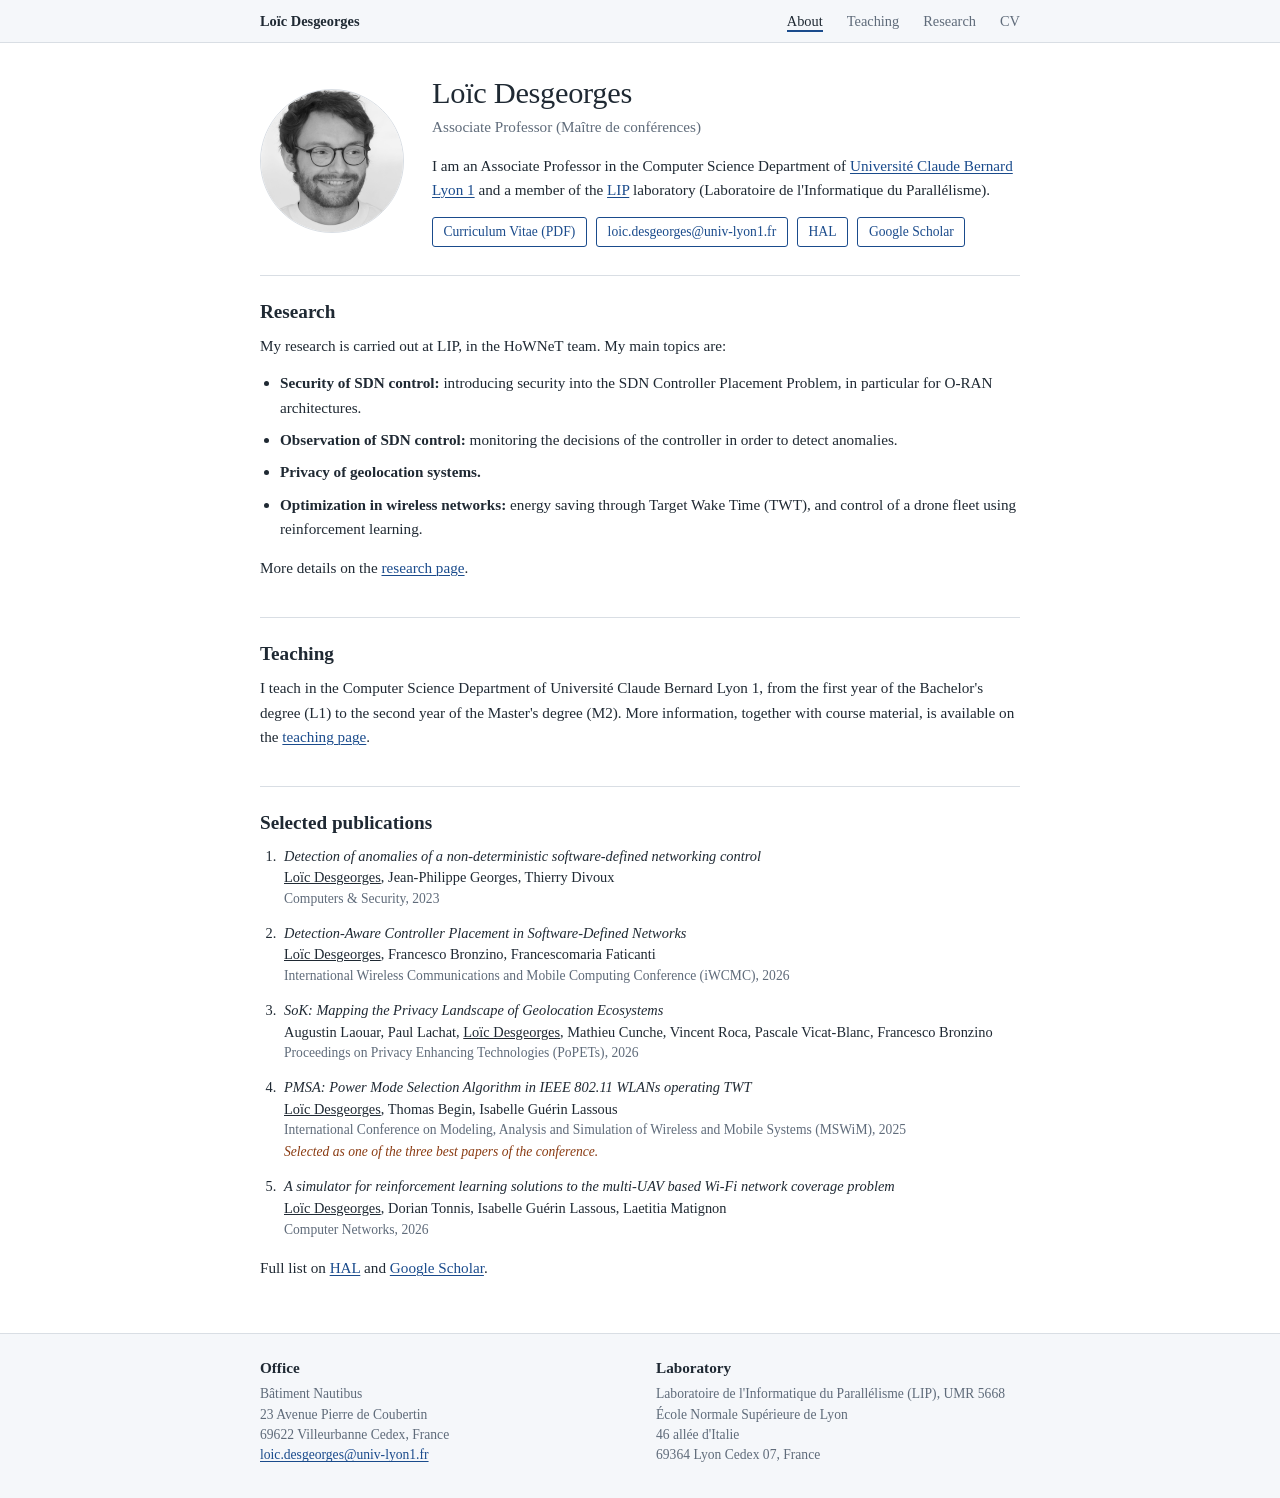
<file: index.html>
<!DOCTYPE html>
<html lang="en">
<head>
  <meta charset="UTF-8">
  <meta name="viewport" content="width=device-width, initial-scale=1">
  <title>Loïc Desgeorges – Associate Professor, Université Claude Bernard Lyon 1</title>
  <meta name="description" content="Personal page of Loïc Desgeorges, Associate Professor at Université Claude Bernard Lyon 1 and member of the LIP laboratory.">
  <link rel="stylesheet" href="style.css">
</head>

<body>

<nav class="site-nav" aria-label="Main navigation">
  <div class="wrap">
    <a class="site-title" href="index.html">Loïc Desgeorges</a>
    <ul>
      <li><a href="index.html" aria-current="page">About</a></li>
      <li><a href="enseignement.html">Teaching</a></li>
      <li><a href="recherche.html">Research</a></li>
      <li><a href="cv.pdf">CV</a></li>
    </ul>
  </div>
</nav>

<main class="wrap">

  <!-- ===== Introduction ===== -->
  <header class="intro">
    <img src="loic_profil.jpg" alt="Portrait of Loïc Desgeorges">
    <div>
      <h1>Loïc Desgeorges</h1>
      <p class="role">Associate Professor (Maître de conférences)</p>
      <p>
        I am an Associate Professor in the Computer Science Department of
        <a href="https://www.univ-lyon1.fr/">Université Claude Bernard Lyon 1</a>
        and a member of the <a href="https://www.ens-lyon.fr/LIP/">LIP</a> laboratory
        (Laboratoire de l'Informatique du Parallélisme).
      </p>
      <ul class="links">
        <li><a href="cv.pdf">Curriculum Vitae (PDF)</a></li>
        <li><a href="mailto:loic.desgeorges@univ-lyon1.fr">loic.desgeorges@univ-lyon1.fr</a></li>
        <li><a href="https://hal.science/search/index/?q=authFullName_t%3A%22Lo%C3%AFc+Desgeorges%22&amp;sort=producedDate_tdate+desc">HAL</a></li>
        <li><a href="https://scholar.google.com/citations?user=6HLv8f4AAAAJ">Google Scholar</a></li>
      </ul>
    </div>
  </header>

  <!-- ===== Research ===== -->
  <section id="research">
    <h2>Research</h2>
    <p>
      My research is carried out at LIP, in the HoWNeT team. My main topics are:
    </p>
    <ul class="themes">
      <li>
        <strong>Security of SDN control:</strong> introducing security into the
        SDN Controller Placement Problem, in particular for O-RAN architectures.
      </li>
      <li>
        <strong>Observation of SDN control:</strong> monitoring the decisions of the
        controller in order to detect anomalies.
      </li>
      <li>
        <strong>Privacy of geolocation systems.</strong>
      </li>
      <li>
        <strong>Optimization in wireless networks:</strong> energy saving through
        Target Wake Time (TWT), and control of a drone fleet using reinforcement learning.
      </li>
    </ul>
    <p class="more">
      More details on the <a href="recherche.html">research page</a>.
    </p>
  </section>

  <!-- ===== Teaching ===== -->
  <section id="teaching">
    <h2>Teaching</h2>
    <p>
      I teach in the Computer Science Department of Université Claude Bernard Lyon 1,
      from the first year of the Bachelor's degree (L1) to the second year of the
      Master's degree (M2).
      More information, together with course material, is available on the
      <a href="enseignement.html">teaching page</a>.
    </p>
  </section>

  <!-- ===== Selected publications ===== -->
  <section id="publications">
    <h2>Selected publications</h2>
    <ol class="publications">
    
      <li>
        <span class="title">Detection of anomalies of a non-deterministic software-defined networking control</span>
        <span class="authors"><u>Loïc Desgeorges</u>, Jean-Philippe Georges, Thierry Divoux</span>
        <span class="venue">Computers &amp; Security, 2023</span>
      </li>
    
      <li>
        <span class="title">Detection-Aware Controller Placement in Software-Defined Networks</span>
        <span class="authors"><u>Loïc Desgeorges</u>, Francesco Bronzino, Francescomaria Faticanti</span>
        <span class="venue">International Wireless Communications and Mobile Computing Conference (iWCMC), 2026</span>
      </li>
      
      <li>
        <span class="title">SoK: Mapping the Privacy Landscape of Geolocation Ecosystems</span>
        <span class="authors">Augustin Laouar, Paul Lachat, <u>Loïc Desgeorges</u>, Mathieu Cunche, Vincent Roca, Pascale Vicat-Blanc, Francesco Bronzino</span>
        <span class="venue">Proceedings on Privacy Enhancing Technologies (PoPETs), 2026</span>
      </li>
      
      <li>
        <span class="title">PMSA: Power Mode Selection Algorithm in IEEE 802.11 WLANs operating TWT</span>
        <span class="authors"><u>Loïc Desgeorges</u>, Thomas Begin, Isabelle Guérin Lassous</span>
        <span class="venue">International Conference on Modeling, Analysis and Simulation of Wireless and Mobile Systems (MSWiM), 2025</span>
        <span class="award">Selected as one of the three best papers of the conference.</span>
      </li>
      <li>
        <span class="title">A simulator for reinforcement learning solutions to the multi-UAV based Wi-Fi network coverage problem</span>
        <span class="authors"><u>Loïc Desgeorges</u>, Dorian Tonnis, Isabelle Guérin Lassous, Laetitia Matignon</span>
        <span class="venue">Computer Networks, 2026</span>
      </li>
    </ol>
    <p class="more">
      Full list on
      <a href="https://hal.science/search/index/?q=authFullName_t%3A%22Lo%C3%AFc+Desgeorges%22&amp;sort=producedDate_tdate+desc">HAL</a>
      and
      <a href="https://scholar.google.com/citations?user=6HLv8f4AAAAJ">Google Scholar</a>.
    </p>
  </section>

</main>

<!-- ===== Contact ===== -->
<footer>
  <div class="wrap">
    <div>
      <h2>Office</h2>
      <address>
        Bâtiment Nautibus<br>
        23 Avenue Pierre de Coubertin<br>
        69622 Villeurbanne Cedex, France<br>
        <a href="mailto:loic.desgeorges@univ-lyon1.fr">loic.desgeorges@univ-lyon1.fr</a>
      </address>
    </div>
    <div>
      <h2>Laboratory</h2>
      <address>
        Laboratoire de l'Informatique du Parallélisme (LIP), UMR 5668<br>
        École Normale Supérieure de Lyon<br>
        46 allée d'Italie<br>
        69364 Lyon Cedex 07, France
      </address>
    </div>
  </div>
</footer>

</body>
</html>
</file>
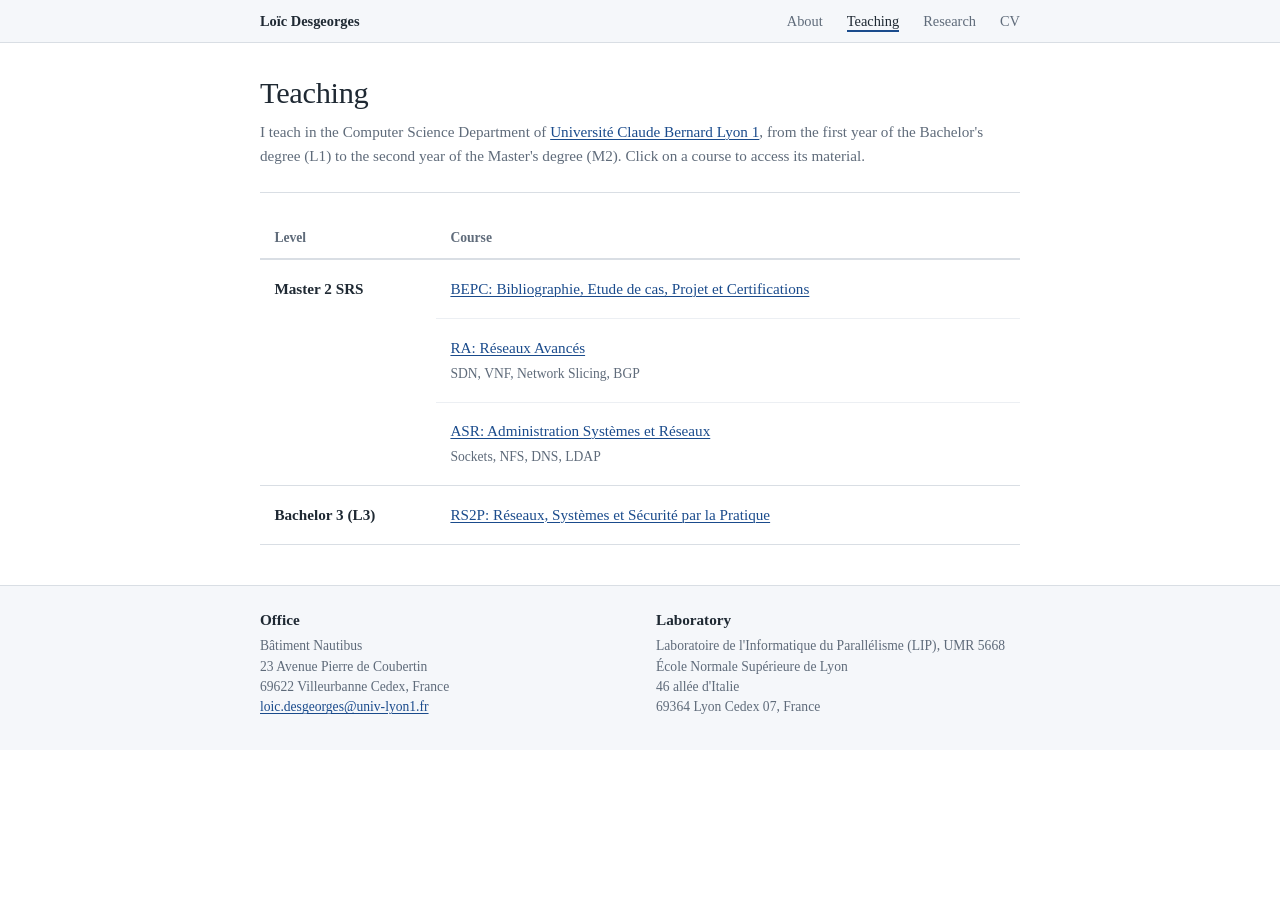
<file: enseignement.html>
<!DOCTYPE html>
<html lang="en">
<head>
  <meta charset="UTF-8">
  <meta name="viewport" content="width=device-width, initial-scale=1">
  <title>Teaching – Loïc Desgeorges</title>
  <meta name="description" content="Courses taught by Loïc Desgeorges in the Computer Science Department of Université Claude Bernard Lyon 1.">
  <link rel="stylesheet" href="style.css">
</head>

<body>

<nav class="site-nav" aria-label="Main navigation">
  <div class="wrap">
    <a class="site-title" href="index.html">Loïc Desgeorges</a>
    <ul>
      <li><a href="index.html">About</a></li>
      <li><a href="enseignement.html" aria-current="page">Teaching</a></li>
      <li><a href="recherche.html">Research</a></li>
      <li><a href="cv.pdf">CV</a></li>
    </ul>
  </div>
</nav>

<main class="wrap">

  <header class="page-title">
    <h1>Teaching</h1>
    <p>
      I teach in the Computer Science Department of
      <a href="https://www.univ-lyon1.fr/">Université Claude Bernard Lyon 1</a>,
      from the first year of the Bachelor's degree (L1) to the second year of the
      Master's degree (M2). Click on a course to access its material.
    </p>
  </header>

  <section id="courses">
    <table class="courses">
      <thead>
        <tr>
          <th scope="col">Level</th>
          <th scope="col">Course</th>
        </tr>
      </thead>

      <tbody>
        <tr>
          <th scope="row" rowspan="3">Master 2 SRS</th>
          <td>
            <a href="Cours/M2_SRS_BEPC/bepc.html">BEPC: Bibliographie, Etude de cas, Projet et Certifications</a>
          </td>
        </tr>
        <tr>
          <!-- TODO: full title of the RA course -->
          <td>
          <a href="Cours/M2_SRS_RA/ra.html">RA: Réseaux Avancés</a>
            <span class="sub">SDN, VNF, Network Slicing, BGP</span>
          </td>
        </tr>
        <tr>
          <!-- TODO: full title of the ASR course -->
          <td>
            <a href="Cours/M2_SRS_ASR/asr.html">ASR: Administration Systèmes et Réseaux</a>
            <span class="sub">Sockets, NFS, DNS, LDAP</span>
          </td>
        </tr>
      </tbody>

      <tbody>
        <tr>
          <th scope="row">Bachelor 3 (L3)</th>
          <td>
            <a href="Cours/L3_RS2P/rs2p.html">RS2P: Réseaux, Systèmes et Sécurité par la Pratique</a>
          </td>
        </tr>
      </tbody>

      <!-- TODO: add L1 / L2 courses here, for example:
      <tbody>
        <tr>
          <th scope="row">Bachelor 1 (L1)</th>
          <td><a href="COURSE.html">COURSE CODE: Course title</a></td>
        </tr>
      </tbody>
      -->
    </table>
  </section>

</main>

<!-- ===== Contact ===== -->
<footer>
  <div class="wrap">
    <div>
      <h2>Office</h2>
      <address>
        Bâtiment Nautibus<br>
        23 Avenue Pierre de Coubertin<br>
        69622 Villeurbanne Cedex, France<br>
        <a href="mailto:loic.desgeorges@univ-lyon1.fr">loic.desgeorges@univ-lyon1.fr</a>
      </address>
    </div>
    <div>
      <h2>Laboratory</h2>
      <address>
        Laboratoire de l'Informatique du Parallélisme (LIP), UMR 5668<br>
        École Normale Supérieure de Lyon<br>
        46 allée d'Italie<br>
        69364 Lyon Cedex 07, France
      </address>
    </div>
  </div>
</footer>

</body>
</html>
</file>
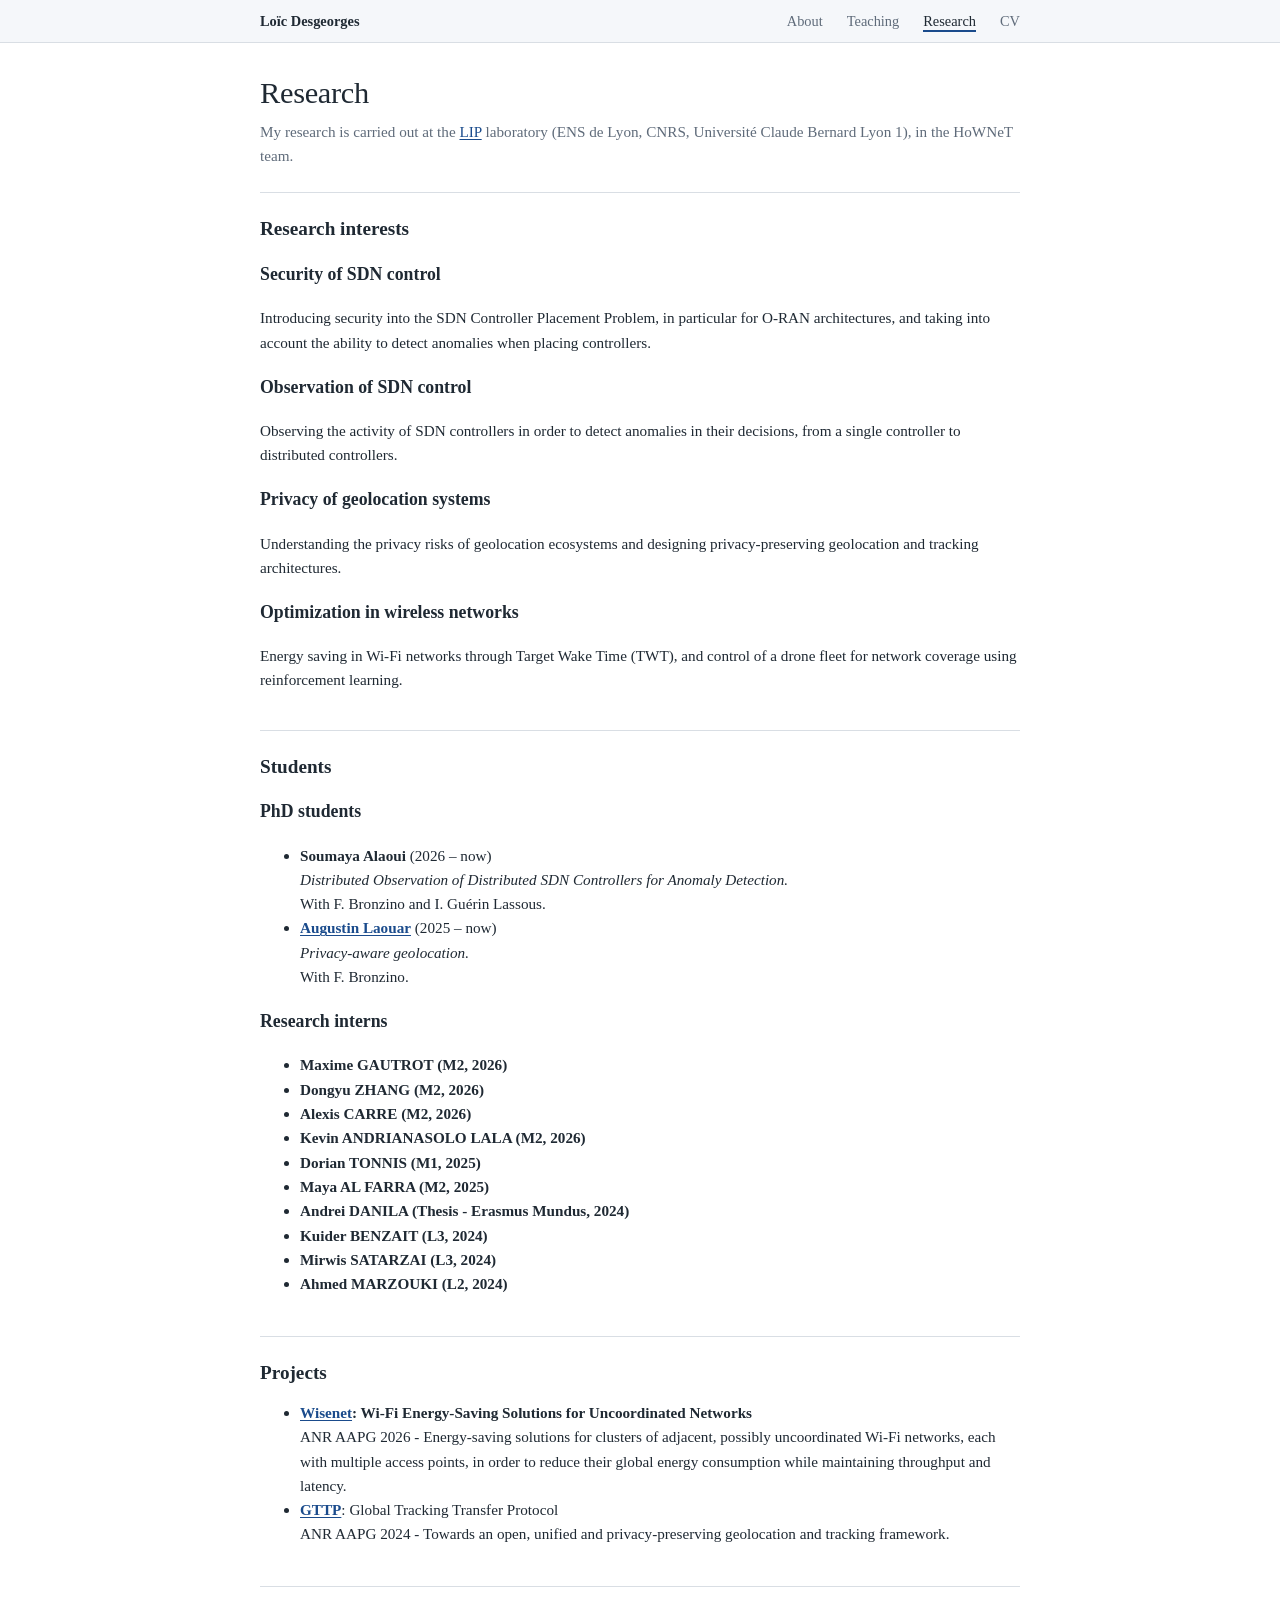
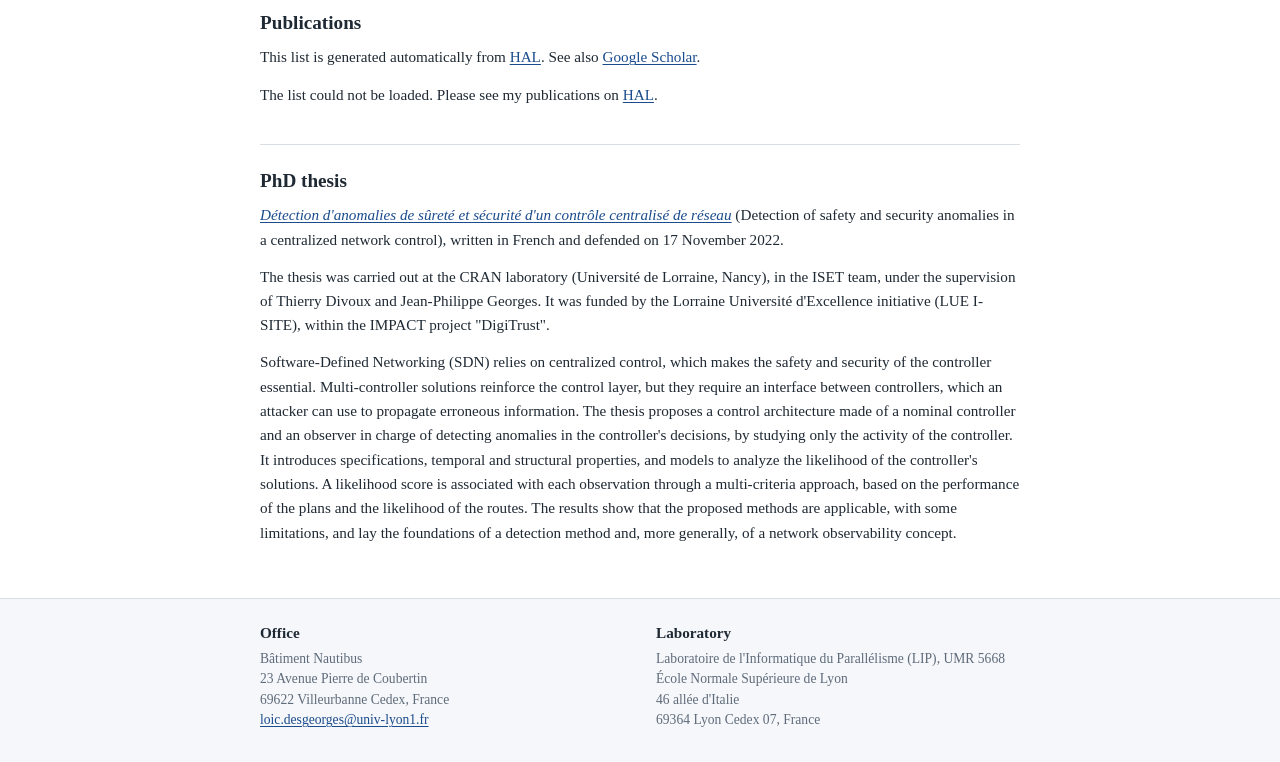
<file: recherche.html>
<!DOCTYPE html>
<html lang="en">
<head>
  <meta charset="UTF-8">
  <meta name="viewport" content="width=device-width, initial-scale=1">
  <title>Research – Loïc Desgeorges</title>
  <meta name="description" content="Research interests, students, projects and publications of Loïc Desgeorges, LIP, Université Claude Bernard Lyon 1.">
  <link rel="stylesheet" href="style.css">
</head>

<body>

<nav class="site-nav" aria-label="Main navigation">
  <div class="wrap">
    <a class="site-title" href="index.html">Loïc Desgeorges</a>
    <ul>
      <li><a href="index.html">About</a></li>
      <li><a href="enseignement.html">Teaching</a></li>
      <li><a href="recherche.html" aria-current="page">Research</a></li>
      <li><a href="cv.pdf">CV</a></li>
    </ul>
  </div>
</nav>

<main class="wrap">

  <header class="page-title">
    <h1>Research</h1>
    <p>
      My research is carried out at the
      <a href="https://www.ens-lyon.fr/LIP/">LIP</a> laboratory
      (ENS de Lyon, CNRS, Université Claude Bernard Lyon 1), in the HoWNeT team.
    </p>
  </header>

  <!-- ===== Research interests ===== -->
  <section id="interests">
    <h2>Research interests</h2>

    <article class="course">
      <h3>Security of SDN control</h3>
      <p>
        Introducing security into the SDN Controller Placement Problem, in particular
        for O-RAN architectures, and taking into account the ability to detect
        anomalies when placing controllers.
      </p>
    </article>

    <article class="course">
      <h3>Observation of SDN control</h3>
      <p>
        Observing the activity of SDN controllers in order to detect anomalies in
        their decisions, from a single controller to distributed controllers.
      </p>
    </article>

    <article class="course">
      <h3>Privacy of geolocation systems</h3>
      <p>
        Understanding the privacy risks of geolocation ecosystems and designing
        privacy-preserving geolocation and tracking architectures.
      </p>
    </article>

    <article class="course">
      <h3>Optimization in wireless networks</h3>
      <p>
        Energy saving in Wi-Fi networks through Target Wake Time (TWT), and control
        of a drone fleet for network coverage using reinforcement learning.
      </p>
    </article>
  </section>

  <!-- ===== Students ===== -->
  <section id="students">
    <h2>Students</h2>

    <h3 class="sub-heading">PhD students</h3>
    <ul class="people">
      <li>
        <strong>Soumaya Alaoui</strong> (2026 – now)<br>
        <em>Distributed Observation of Distributed SDN Controllers for Anomaly Detection.</em><br>
        <span class="meta">With F. Bronzino and I. Guérin Lassous.</span>
      </li>
      <li>
        <strong><a href="https://augustinlaouar.com">Augustin Laouar</a></strong> (2025 – now)<br>
        <em>Privacy-aware geolocation.</em><br>
        <span class="meta">With F. Bronzino.</span>
      </li>
    </ul>

    <h3 class="sub-heading">Research interns</h3>
    <ul class="people">
      <li>
        <strong>Maxime GAUTROT (M2, 2026)</strong>
      </li>
      <li>
        <strong>Dongyu ZHANG (M2, 2026)</strong>
      </li>
      
      <li>
        <strong>Alexis CARRE (M2, 2026)</strong>
      </li>
      
      <li>
        <strong>Kevin ANDRIANASOLO LALA (M2, 2026)</strong>
      </li>
      
      
      
      <li>
        <strong>Dorian TONNIS (M1, 2025)</strong>
      </li>
      
      <li>
        <strong>Maya AL FARRA (M2, 2025)</strong>
      </li>
      
      <li>
        <strong>Andrei DANILA (Thesis - Erasmus Mundus, 2024)</strong>
      </li>
      
      
      <li>
        <strong>Kuider BENZAIT (L3, 2024)</strong>
      </li>
      
      <li>
        <strong>Mirwis SATARZAI (L3, 2024)</strong>
      </li>      
      
      <li>
        <strong>Ahmed MARZOUKI (L2, 2024)</strong>
      </li>
      <!-- TODO: add the other interns -->
    </ul>
  </section>

  <!-- ===== Projects ===== -->
  <section id="projects">
    <h2>Projects</h2>
    <ul class="people">
            <li>
        <strong><a href="https://WISENET-LINK">Wisenet</a>: Wi-Fi Energy-Saving Solutions for Uncoordinated Networks</strong><br>
        <span class="meta">ANR AAPG 2026 - Energy-saving solutions for clusters of adjacent, possibly uncoordinated Wi-Fi networks, each with multiple access points, in order to reduce their global energy consumption while maintaining throughput and latency.</span>
      </li>
      <li>
        <strong><a href="https://project.inria.fr/gttp/">GTTP</a></strong>: Global Tracking Transfer Protocol<br>
        <span class="meta">ANR AAPG 2024 - Towards an open, unified and privacy-preserving geolocation and tracking framework.</span>
      </li>
    </ul>
  </section>

  <!-- ===== Publications (loaded automatically from HAL) ===== -->
  <section id="publications">
    <h2>Publications</h2>
    <p>
      This list is generated automatically from
      <a href="https://hal.science/search/index/?q=authFullName_t%3A%22Lo%C3%AFc+Desgeorges%22&amp;sort=producedDate_tdate+desc">HAL</a>.
      See also
      <a href="https://scholar.google.com/citations?user=6HLv8f4AAAAJ">Google Scholar</a>.
    </p>

    <div id="hal-publications" aria-live="polite">
      <p class="meta">Loading publications from HAL…</p>
    </div>

    <noscript>
      <p>
        JavaScript is required to display the list here. Please see my publications on
        <a href="https://hal.science/search/index/?q=authFullName_t%3A%22Lo%C3%AFc+Desgeorges%22&amp;sort=producedDate_tdate+desc">HAL</a>
        or
        <a href="https://scholar.google.com/citations?user=6HLv8f4AAAAJ">Google Scholar</a>.
      </p>
    </noscript>
  </section>

  <!-- ===== PhD thesis ===== -->
  <section id="thesis">
    <h2>PhD thesis</h2>
    <p>
      <a href="https://theses.fr/2022LORR0150"><em>Détection d'anomalies de sûreté et sécurité d'un contrôle centralisé de réseau</em></a>
      (Detection of safety and security anomalies in a centralized network control),
      written in French and defended on 17 November 2022.
    </p>
    <p>
      The thesis was carried out at the CRAN laboratory (Université de Lorraine, Nancy),
      in the ISET team, under the supervision of Thierry Divoux and Jean-Philippe Georges.
      It was funded by the Lorraine Université d'Excellence initiative (LUE I-SITE), within the
      IMPACT project "DigiTrust".
    </p>
    <p>
      Software-Defined Networking (SDN) relies on centralized control, which makes the
      safety and security of the controller essential. Multi-controller solutions reinforce
      the control layer, but they require an interface between controllers, which an
      attacker can use to propagate erroneous information. The thesis proposes a control
      architecture made of a nominal controller and an observer in charge of detecting
      anomalies in the controller's decisions, by studying only the activity of the
      controller. It introduces specifications, temporal and structural properties, and
      models to analyze the likelihood of the controller's solutions. A likelihood score is
      associated with each observation through a multi-criteria approach, based on the
      performance of the plans and the likelihood of the routes. The results show that the
      proposed methods are applicable, with some limitations, and lay the foundations of a
      detection method and, more generally, of a network observability concept.
    </p>
  </section>

</main>

<!-- ===== Contact ===== -->
<footer>
  <div class="wrap">
    <div>
      <h2>Office</h2>
      <address>
        Bâtiment Nautibus<br>
        23 Avenue Pierre de Coubertin<br>
        69622 Villeurbanne Cedex, France<br>
        <a href="mailto:loic.desgeorges@univ-lyon1.fr">loic.desgeorges@univ-lyon1.fr</a>
      </address>
    </div>
    <div>
      <h2>Laboratory</h2>
      <address>
        Laboratoire de l'Informatique du Parallélisme (LIP), UMR 5668<br>
        École Normale Supérieure de Lyon<br>
        46 allée d'Italie<br>
        69364 Lyon Cedex 07, France
      </address>
    </div>
  </div>
</footer>

<!-- ===== Load the publication list from the HAL API ===== --><!-- ===== Load the publication list from the HAL API ===== -->
<script>
(function () {
  "use strict";

  // Search by author name (both orders, to match "Loïc Desgeorges" and "Desgeorges Loïc")
  var HAL_QUERY =
    'authFullName_t:"Loïc Desgeorges" OR authFullName_t:"Desgeorges Loïc"';
  var NAME_PATTERN = /desgeorges/i;       // used to underline your name in author lists
  var HAL_LIST_URL = "https://hal.science/search/index/?q=authFullName_t%3A%22Lo%C3%AFc+Desgeorges%22&sort=producedDate_tdate+desc";

  var container = document.getElementById("hal-publications");
  if (!container) { return; }

  function first(x) {
    return Array.isArray(x) ? x[0] : x;
  }

  function node(tag, className, text) {
    var n = document.createElement(tag);
    if (className) { n.className = className; }
    if (text) { n.textContent = text; }
    return n;
  }

  function link(href, label) {
    var a = document.createElement("a");
    a.href = href;
    a.textContent = label;
    return a;
  }

  // Normalise a title to detect duplicates (no accents, case or punctuation)
  function normalise(s) {
    return s.normalize("NFD")
      .replace(/[\u0300-\u036f]/g, "")
      .toLowerCase()
      .replace(/[^a-z0-9]+/g, " ")
      .trim();
  }

  function authorsNode(names) {
    var span = node("span", "authors");
    (names || []).forEach(function (name, i) {
      if (i > 0) { span.appendChild(document.createTextNode(", ")); }
      if (NAME_PATTERN.test(name)) {
        var u = document.createElement("u");
        u.textContent = name;
        span.appendChild(u);
      } else {
        span.appendChild(document.createTextNode(name));
      }
    });
    return span;
  }

  function venueNode(d) {
    var span = node("span", "venue");
    var text = first(d.journalTitle_s) || first(d.conferenceTitle_s) || first(d.bookTitle_s) || "";
    var volume = first(d.volume_s);
    var issue = first(d.issue_s);
    var pages = first(d.page_s);

    if (volume) {
      text += (text ? ", " : "") + volume + (issue ? "(" + issue + ")" : "");
    }
    if (pages) {
      var isRange = /[-–]/.test(pages);
      text += (text ? ", " : "") + (isRange ? "pp. " : "") + pages;
    }
    span.appendChild(document.createTextNode(text));

    var doi = first(d.doiId_s);
    var uri = first(d.uri_s);
    if (uri || doi) {
      span.appendChild(document.createTextNode(" – "));
      if (uri) { span.appendChild(link(uri, "HAL")); }
      if (uri && doi) { span.appendChild(document.createTextNode(" · ")); }
      if (doi) { span.appendChild(link("https://doi.org/" + doi, "DOI")); }
    }
    return span;
  }

  function showError() {
    container.innerHTML = "";
    var p = node("p", "meta");
    p.appendChild(document.createTextNode("The list could not be loaded. Please see my publications on "));
    p.appendChild(link(HAL_LIST_URL, "HAL"));
    p.appendChild(document.createTextNode("."));
    container.appendChild(p);
  }

  var fields = [
    "title_s", "authFullName_s", "producedDateY_i", "docType_s",
    "journalTitle_s", "conferenceTitle_s", "bookTitle_s",
    "volume_s", "issue_s", "page_s", "doiId_s", "uri_s"
  ].join(",");

  var params = new URLSearchParams({
    q: HAL_QUERY,
    fq: "docType_s:(ART OR COMM OR COUV OR OUV OR POSTER)",
    fl: fields,
    sort: "producedDate_tdate desc",
    rows: "200",
    wt: "json"
  });

  fetch("https://api.archives-ouvertes.fr/search/?" + params.toString())
    .then(function (response) {
      if (!response.ok) { throw new Error("HTTP " + response.status); }
      return response.json();
    })
    .then(function (data) {
      var docs = (data.response && data.response.docs) || [];
      if (docs.length === 0) { throw new Error("No result"); }

      container.innerHTML = "";
      var seen = {};
      var currentYear = null;
      var list = null;

      docs.forEach(function (d) {
        var title = first(d.title_s);
        if (!title) { return; }

        var key = normalise(title);
        if (seen[key]) { return; }
        seen[key] = true;

        var year = d.producedDateY_i || "";
        if (year !== currentYear) {
          currentYear = year;
          container.appendChild(node("h3", "pub-year", String(year)));
          list = node("ul", "publications");
          container.appendChild(list);
        }

        var li = document.createElement("li");
        li.appendChild(node("span", "title", title));
        li.appendChild(authorsNode(d.authFullName_s));
        li.appendChild(venueNode(d));
        list.appendChild(li);
      });
    })
    .catch(showError);
})();
</script>
</body>
</html>
</file>
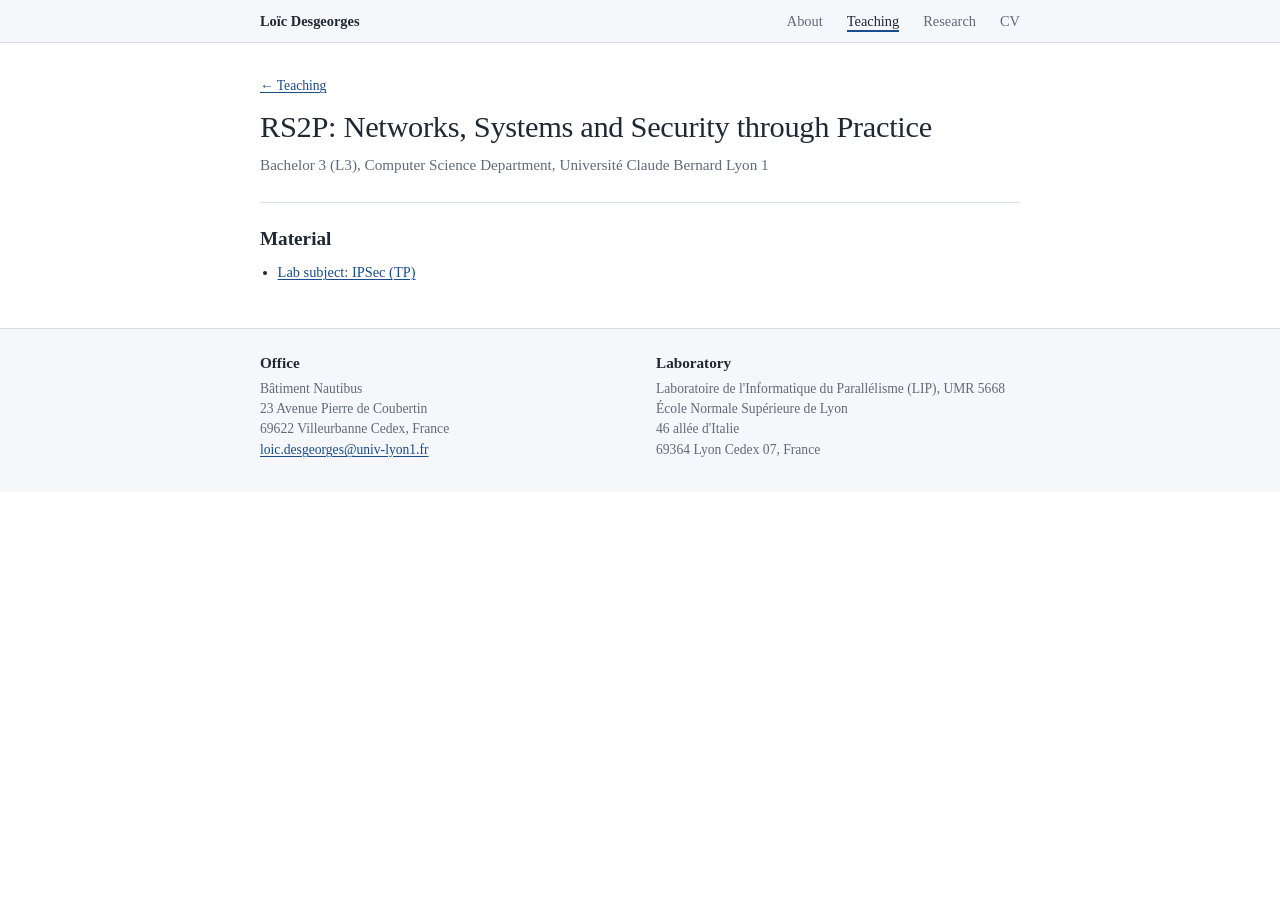
<file: Cours/L3_RS2P/rs2p.html>
<!DOCTYPE html>
<html lang="en">
<head>
  <meta charset="UTF-8">
  <meta name="viewport" content="width=device-width, initial-scale=1">
  <title>RS2P – Teaching – Loïc Desgeorges</title>
  <link rel="stylesheet" href="../../style.css">
</head>

<body>

<nav class="site-nav" aria-label="Main navigation">
  <div class="wrap">
    <a class="site-title" href="/index.html">Loïc Desgeorges</a>
    <ul>
      <li><a href="../../index.html">About</a></li>
      <li><a href="../../enseignement.html" aria-current="page">Teaching</a></li>
      <li><a href="../../recherche.html">Research</a></li>
      <li><a href="../../cv.pdf">CV</a></li>
    </ul>
  </div>
</nav>

<main class="wrap">

  <header class="page-title">
    <p class="breadcrumb"><a href="../../enseignement.html">← Teaching</a></p>
    <h1>RS2P: Networks, Systems and Security through Practice</h1>
    <p>Bachelor 3 (L3), Computer Science Department, Université Claude Bernard Lyon 1</p>
  </header>

  <section id="material">
    <h2>Material</h2>
    <ul class="materials">
      <li><a href="Sujet_IPSec_etudiants.pdf">Lab subject: IPSec (TP)</a></li>
    </ul>
  </section>

</main>

<!-- ===== Contact ===== -->
<footer>
  <div class="wrap">
    <div>
      <h2>Office</h2>
      <address>
        Bâtiment Nautibus<br>
        23 Avenue Pierre de Coubertin<br>
        69622 Villeurbanne Cedex, France<br>
        <a href="mailto:loic.desgeorges@univ-lyon1.fr">loic.desgeorges@univ-lyon1.fr</a>
      </address>
    </div>
    <div>
      <h2>Laboratory</h2>
      <address>
        Laboratoire de l'Informatique du Parallélisme (LIP), UMR 5668<br>
        École Normale Supérieure de Lyon<br>
        46 allée d'Italie<br>
        69364 Lyon Cedex 07, France
      </address>
    </div>
  </div>
</footer>

</body>
</html>
</file>
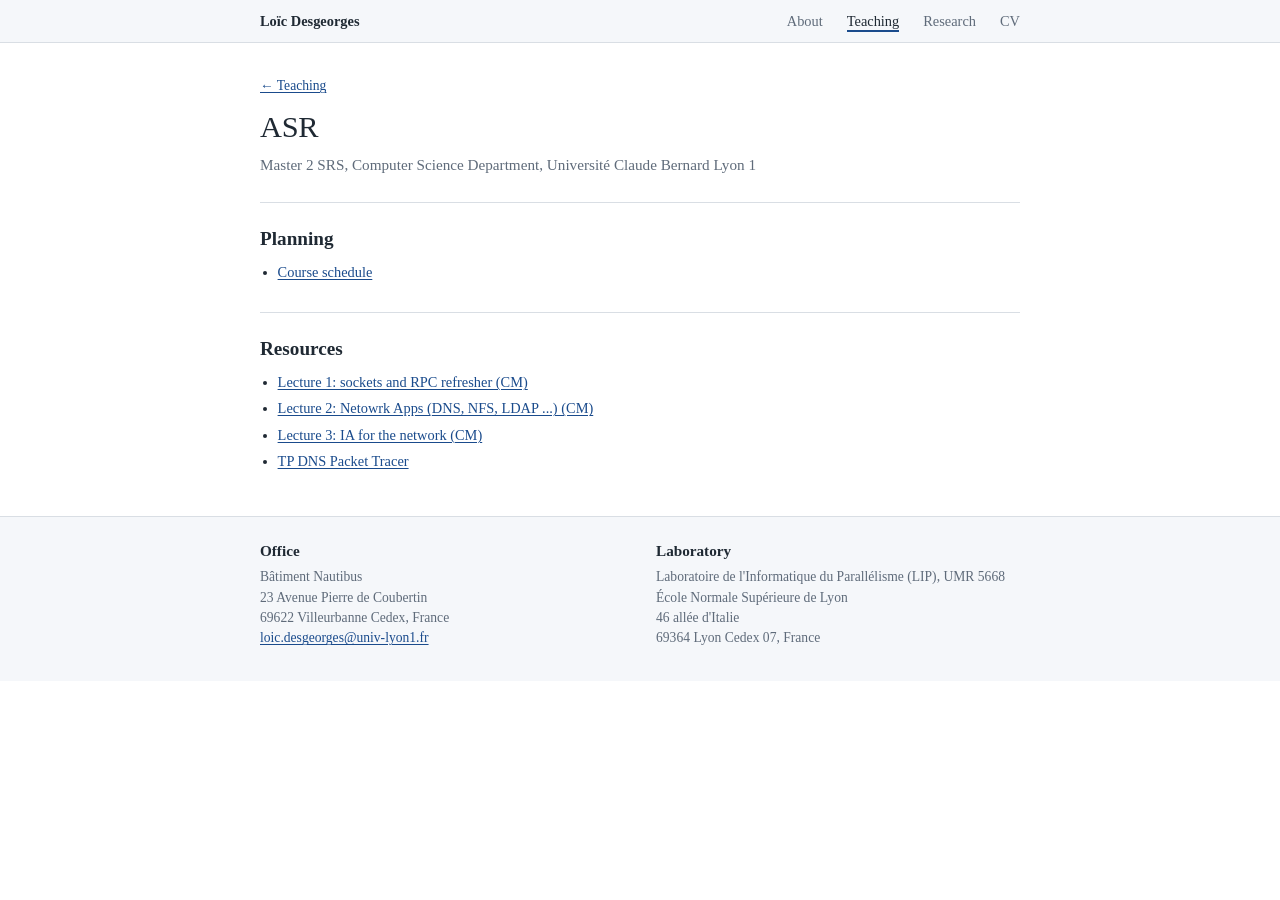
<file: Cours/M2_SRS_ASR/asr.html>
<!DOCTYPE html>
<html lang="en">
<head>
  <meta charset="UTF-8">
  <meta name="viewport" content="width=device-width, initial-scale=1">
  <title>ASR – Teaching – Loïc Desgeorges</title>
  <link rel="stylesheet" href="../../style.css">
</head>

<body>

<nav class="site-nav" aria-label="Main navigation">
  <div class="wrap">
    <a class="site-title" href="/index.html">Loïc Desgeorges</a>
    <ul>
      <li><a href="../../index.html">About</a></li>
      <li><a href="../../enseignement.html" aria-current="page">Teaching</a></li>
      <li><a href="../../recherche.html">Research</a></li>
      <li><a href="../../cv.pdf">CV</a></li>
    </ul>
  </div>
</nav>

<main class="wrap">

  <header class="page-title">
    <p class="breadcrumb"><a href="../../enseignement.html">← Teaching</a></p>
    <!-- TODO: full title of the ASR course -->
    <h1>ASR</h1>
    <p>Master 2 SRS, Computer Science Department, Université Claude Bernard Lyon 1</p>
  </header>

  <section id="planning">
    <h2>Planning</h2>
    <ul class="materials">
      <li><a href="ASR_plannif_2627.pdf">Course schedule</a></li>
    </ul>
  </section>

  <section id="resources">
    <h2>Resources</h2>
    <ul class="materials">
      <li><a href="ASR_CM1_rappel_socket_RPC_2026.pdf">Lecture 1: sockets and RPC refresher (CM)</a></li>
    </ul>
    <ul class="materials">
      <li><a href="ASR_CM2_Apps_2026.pdf">Lecture 2: Netowrk Apps (DNS, NFS, LDAP ...) (CM)</a></li>
    </ul>
    <ul class="materials">
      <li><a href="ASR_CM3_IA_SIEM_2026.pdf">Lecture 3: IA for the network (CM)</a></li>
    </ul>
    
    <ul class="materials">
      <li><a href="TP-AdminSR-PacketTracer-ETENDU.pdf">TP DNS Packet Tracer</a></li>
    </ul>
  </section>

</main>

<!-- ===== Contact ===== -->
<footer>
  <div class="wrap">
    <div>
      <h2>Office</h2>
      <address>
        Bâtiment Nautibus<br>
        23 Avenue Pierre de Coubertin<br>
        69622 Villeurbanne Cedex, France<br>
        <a href="mailto:loic.desgeorges@univ-lyon1.fr">loic.desgeorges@univ-lyon1.fr</a>
      </address>
    </div>
    <div>
      <h2>Laboratory</h2>
      <address>
        Laboratoire de l'Informatique du Parallélisme (LIP), UMR 5668<br>
        École Normale Supérieure de Lyon<br>
        46 allée d'Italie<br>
        69364 Lyon Cedex 07, France
      </address>
    </div>
  </div>
</footer>

</body>
</html>
</file>
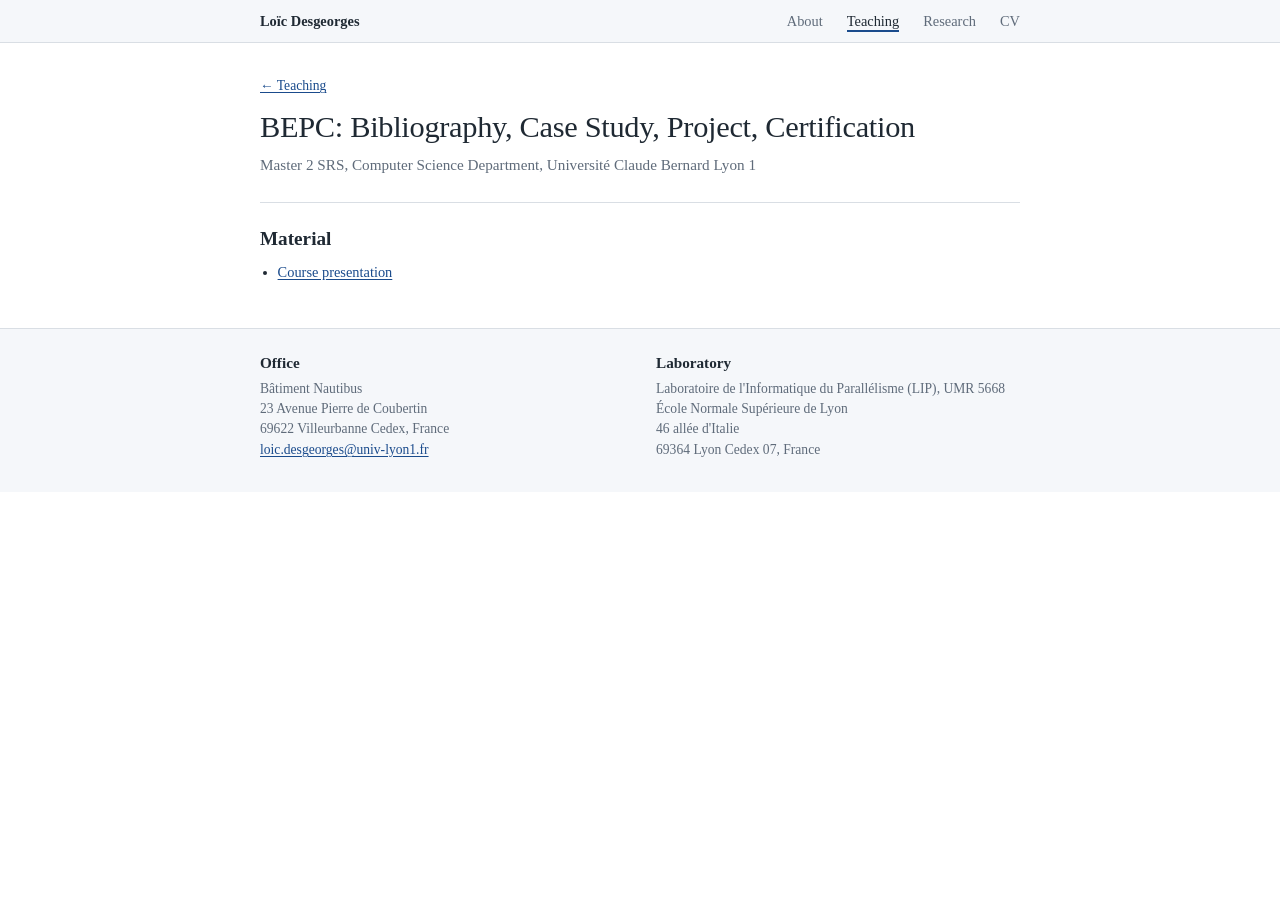
<file: Cours/M2_SRS_BEPC/bepc.html>
<!DOCTYPE html>
<html lang="en">
<head>
  <meta charset="UTF-8">
  <meta name="viewport" content="width=device-width, initial-scale=1">
  <title>BEPC – Teaching – Loïc Desgeorges</title>
  <link rel="stylesheet" href="../../style.css">
</head>

<body>

<nav class="site-nav" aria-label="Main navigation">
  <div class="wrap">
    <a class="site-title" href="/index.html">Loïc Desgeorges</a>
    <ul>
      <li><a href="../../index.html">About</a></li>
      <li><a href="../../enseignement.html" aria-current="page">Teaching</a></li>
      <li><a href="../../recherche.html">Research</a></li>
      <li><a href="../../cv.pdf">CV</a></li>
    </ul>
  </div>
</nav>

<main class="wrap">

  <header class="page-title">
    <p class="breadcrumb"><a href="../../enseignement.html">← Teaching</a></p>
    <h1>BEPC: Bibliography, Case Study, Project, Certification</h1>
    <p>Master 2 SRS, Computer Science Department, Université Claude Bernard Lyon 1</p>
  </header>

  <section id="material">
    <h2>Material</h2>
    <ul class="materials">
      <li><a href="bepc_presentation.html">Course presentation</a></li>
    </ul>
  </section>

</main>

<!-- ===== Contact ===== -->
<footer>
  <div class="wrap">
    <div>
      <h2>Office</h2>
      <address>
        Bâtiment Nautibus<br>
        23 Avenue Pierre de Coubertin<br>
        69622 Villeurbanne Cedex, France<br>
        <a href="mailto:loic.desgeorges@univ-lyon1.fr">loic.desgeorges@univ-lyon1.fr</a>
      </address>
    </div>
    <div>
      <h2>Laboratory</h2>
      <address>
        Laboratoire de l'Informatique du Parallélisme (LIP), UMR 5668<br>
        École Normale Supérieure de Lyon<br>
        46 allée d'Italie<br>
        69364 Lyon Cedex 07, France
      </address>
    </div>
  </div>
</footer>

</body>
</html>
</file>
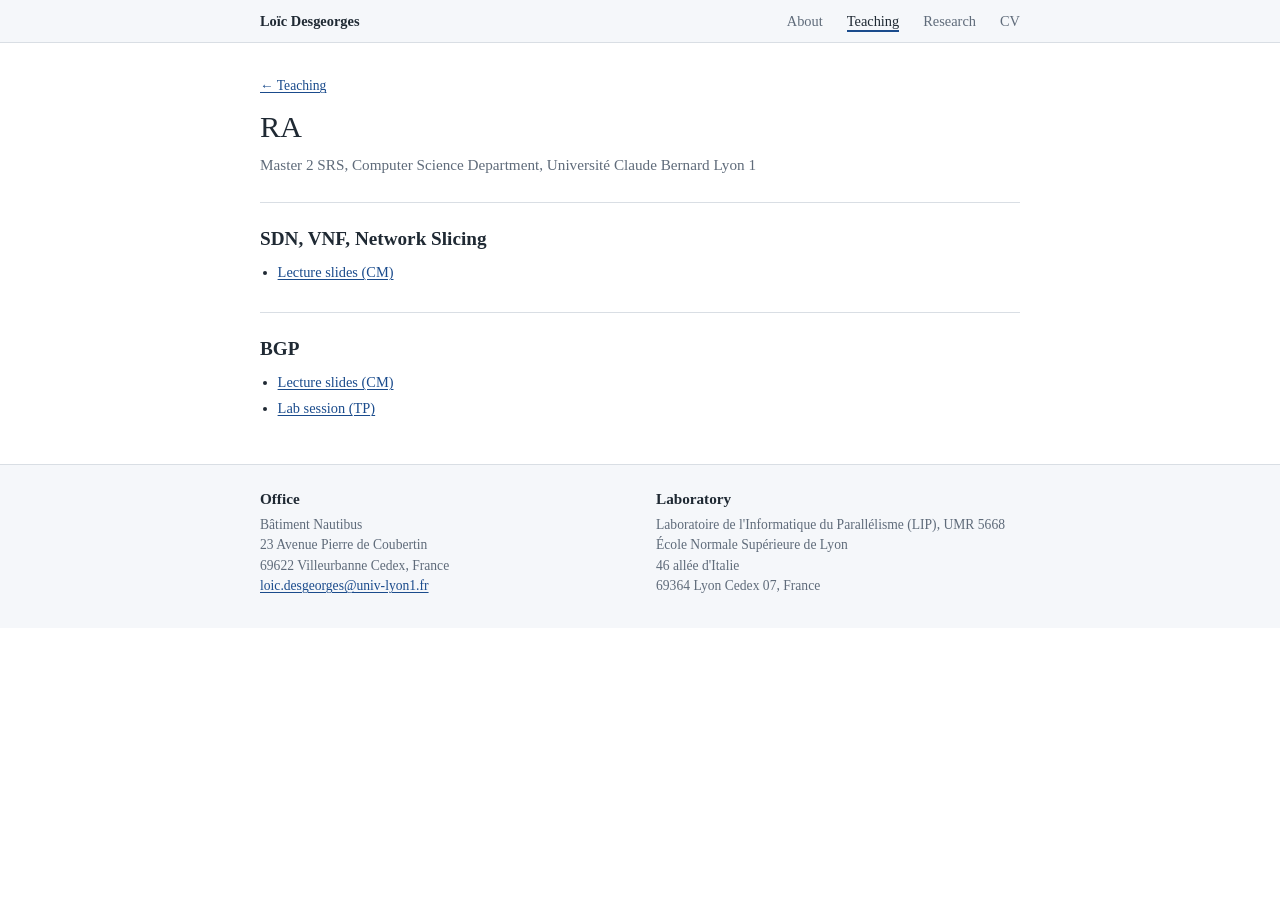
<file: Cours/M2_SRS_RA/ra.html>
<!DOCTYPE html>
<html lang="en">
<head>
  <meta charset="UTF-8">
  <meta name="viewport" content="width=device-width, initial-scale=1">
  <title>RA – Teaching – Loïc Desgeorges</title>
  <link rel="stylesheet" href="../../style.css">
</head>

<body>

<nav class="site-nav" aria-label="Main navigation">
  <div class="wrap">
    <a class="site-title" href="../../index.html">Loïc Desgeorges</a>
    <ul>
      <li><a href="../../index.html">About</a></li>
      <li><a href="../../enseignement.html" aria-current="page">Teaching</a></li>
      <li><a href="../../recherche.html">Research</a></li>
      <li><a href="../../cv.pdf">CV</a></li>
    </ul>
  </div>
</nav>

<main class="wrap">

  <header class="page-title">
    <p class="breadcrumb"><a href="../../enseignement.html">← Teaching</a></p>
    <!-- TODO: full title of the RA course -->
    <h1>RA</h1>
    <p>Master 2 SRS, Computer Science Department, Université Claude Bernard Lyon 1</p>
  </header>

  <section id="sdn">
    <h2>SDN, VNF, Network Slicing</h2>
    <ul class="materials">
      <li><a href="25_CM_SDN.pdf">Lecture slides (CM)</a></li>
    </ul>
  </section>

  <section id="bgp">
    <h2>BGP</h2>
    <ul class="materials">
      <li><a href="25_CM_BGP.pdf">Lecture slides (CM)</a></li>
      <li><a href="26_TP_BGP_OSPF.pdf">Lab session (TP)</a></li>
    </ul>
  </section>

</main>

<!-- ===== Contact ===== -->
<footer>
  <div class="wrap">
    <div>
      <h2>Office</h2>
      <address>
        Bâtiment Nautibus<br>
        23 Avenue Pierre de Coubertin<br>
        69622 Villeurbanne Cedex, France<br>
        <a href="mailto:loic.desgeorges@univ-lyon1.fr">loic.desgeorges@univ-lyon1.fr</a>
      </address>
    </div>
    <div>
      <h2>Laboratory</h2>
      <address>
        Laboratoire de l'Informatique du Parallélisme (LIP), UMR 5668<br>
        École Normale Supérieure de Lyon<br>
        46 allée d'Italie<br>
        69364 Lyon Cedex 07, France
      </address>
    </div>
  </div>
</footer>

</body>
</html>
</file>
<file: style.css>
/* ==========================================================
   Loïc Desgeorges – personal page
   Classic academic style: white page, serif text, navy links
   ========================================================== */

:root {
  --text: #1f2933;
  --muted: #5f6b7a;
  --link: #1a4b8c;
  --link-hover: #0e2f5c;
  --rule: #d9dee4;
  --bg: #ffffff;
  --bg-soft: #f5f7fa;
  --width: 50rem;
}

*,
*::before,
*::after {
  box-sizing: border-box;
}

html {
  font-size: 100%;
  -webkit-text-size-adjust: 100%;
}

body {
  margin: 0;
  background: var(--bg);
  color: var(--text);
  font-family: Georgia, "Times New Roman", Times, serif;
  font-size: 0.95rem;
  line-height: 1.6;
}

.wrap {
  max-width: var(--width);
  margin: 0 auto;
  padding: 0 1.25rem;
}

/* ---------- Links ---------- */
a {
  color: var(--link);
  text-decoration: underline;
  text-decoration-thickness: 1px;
  text-underline-offset: 0.15em;
}

a:hover {
  color: var(--link-hover);
  text-decoration-thickness: 2px;
}

a:focus-visible {
  outline: 3px solid #8fb4e8;
  outline-offset: 2px;
  border-radius: 2px;
}

/* ---------- Top navigation ---------- */
.site-nav {
  border-bottom: 1px solid var(--rule);
  background: var(--bg-soft);
  font-size: 0.9rem;
}

.site-nav .wrap {
  display: flex;
  flex-wrap: wrap;
  align-items: baseline;
  justify-content: space-between;
  gap: 0.25rem 1.5rem;
  padding-top: 0.6rem;
  padding-bottom: 0.6rem;
}

.site-nav .site-title {
  font-weight: bold;
  color: var(--text);
  text-decoration: none;
}

.site-nav ul {
  display: flex;
  flex-wrap: wrap;
  gap: 0.25rem 1.5rem;
  margin: 0;
  padding: 0;
  list-style: none;
}

.site-nav ul a {
  text-decoration: none;
  color: var(--muted);
  padding-bottom: 0.1rem;
  border-bottom: 2px solid transparent;
}

.site-nav ul a:hover,
.site-nav ul a[aria-current="page"] {
  color: var(--text);
  border-bottom-color: var(--link);
}

/* ---------- Introduction ---------- */
.intro {
  display: flex;
  align-items: center;
  gap: 1.75rem;
  padding: 2rem 0 1.75rem;
}

.intro img {
  flex: none;
  width: 9rem;
  height: 9rem;
  object-fit: cover;
  border-radius: 50%;
  border: 1px solid var(--rule);
}

h1 {
  margin: 0 0 0.2rem;
  font-size: 1.9rem;
  line-height: 1.2;
  font-weight: normal;
  letter-spacing: -0.01em;
}

.role {
  margin: 0 0 0.6rem;
  color: var(--muted);
  font-size: 0.95rem;
}

.intro p {
  margin: 0 0 0.9rem;
}

.links {
  display: flex;
  flex-wrap: wrap;
  gap: 0.4rem 0.6rem;
  margin: 0;
  padding: 0;
  list-style: none;
}

.links a {
  display: inline-block;
  padding: 0.2rem 0.65rem;
  border: 1px solid var(--link);
  border-radius: 3px;
  text-decoration: none;
  font-size: 0.85rem;
}

.links a:hover {
  background: var(--link);
  color: #fff;
}

/* ---------- Sections ---------- */
main section {
  padding: 1.5rem 0;
  border-top: 1px solid var(--rule);
}

h2 {
  margin: 0 0 0.6rem;
  font-size: 1.2rem;
  line-height: 1.3;
  font-weight: bold;
}

main p {
  margin: 0 0 0.8rem;
}

main ul.themes {
  margin: 0 0 0.9rem;
  padding-left: 1.25rem;
}

main ul.themes li {
  margin-bottom: 0.5rem;
}

.more {
  margin-top: 0.25rem;
}

/* ---------- Publications ---------- */
ol.publications {
  margin: 0 0 1rem;
  padding-left: 1.25rem;
  font-size: 0.9rem;
  line-height: 1.5;
}

ol.publications li {
  margin-bottom: 0.85rem;
  padding-left: 0.25rem;
}

ol.publications .title {
  display: block;
  font-style: italic;
}

ol.publications .authors {
  display: block;
}

ol.publications .venue {
  display: block;
  color: var(--muted);
  font-size: 0.85rem;
}

ol.publications .award {
  display: block;
  margin-top: 0.1rem;
  font-style: italic;
  font-size: 0.85rem;
  color: #8a3b12;
}

/* ---------- Footer / contact ---------- */
footer {
  margin-top: 1rem;
  padding: 1.5rem 0 2rem;
  border-top: 1px solid var(--rule);
  background: var(--bg-soft);
  color: var(--muted);
  font-size: 0.85rem;
  line-height: 1.5;
}

footer .wrap {
  display: grid;
  grid-template-columns: repeat(auto-fit, minmax(16rem, 1fr));
  gap: 1.25rem 2rem;
}

footer h2 {
  margin-bottom: 0.4rem;
  font-size: 0.95rem;
  color: var(--text);
}

footer address {
  font-style: normal;
}

/* ---------- Small screens ---------- */
@media (max-width: 40rem) {
  body {
    font-size: 0.92rem;
  }

  .intro {
    flex-direction: column;
    align-items: flex-start;
    gap: 1.25rem;
    padding-top: 1.5rem;
  }

  .intro img {
    width: 7.5rem;
    height: 7.5rem;
  }

  h1 {
    font-size: 1.6rem;
  }
}

/* ---------- Print ---------- */
@media print {
  .site-nav,
  .links {
    display: none;
  }

  footer {
    background: none;
  }
}

/* ---------- Teaching pages ---------- */
.page-title {
  padding: 2rem 0 1.5rem;
}

.page-title h1 {
  margin-bottom: 0.5rem;
}

.page-title p {
  margin: 0;
  color: var(--muted);
}

.page-title .breadcrumb {
  margin: 0 0 0.75rem;
  font-size: 0.85rem;
}

/* Course table */
table.courses {
  width: 100%;
  border-collapse: collapse;
}

table.courses thead th {
  padding: 0.6rem 0.9rem;
  text-align: left;
  font-size: 0.85rem;
  color: var(--muted);
  border-bottom: 2px solid var(--rule);
}

table.courses tbody {
  border-bottom: 1px solid var(--rule);
}

table.courses tbody th,
table.courses tbody td {
  padding: 1.1rem 0.9rem;
  vertical-align: top;
  text-align: left;
  line-height: 1.5;
}

table.courses tbody tr + tr td {
  border-top: 1px solid #eceff3;
}

table.courses tbody th {
  width: 11rem;
  font-weight: bold;
}

table.courses .sub {
  display: block;
  margin-top: 0.25rem;
  font-size: 0.85rem;
  color: var(--muted);
}

/* Material lists on course pages */
ul.materials {
  margin: 0;
  padding-left: 1.1rem;
  font-size: 0.9rem;
}

ul.materials li {
  margin-bottom: 0.2rem;
}

@media (max-width: 40rem) {
  table.courses tbody th {
    width: 7rem;
  }
}
</file>
